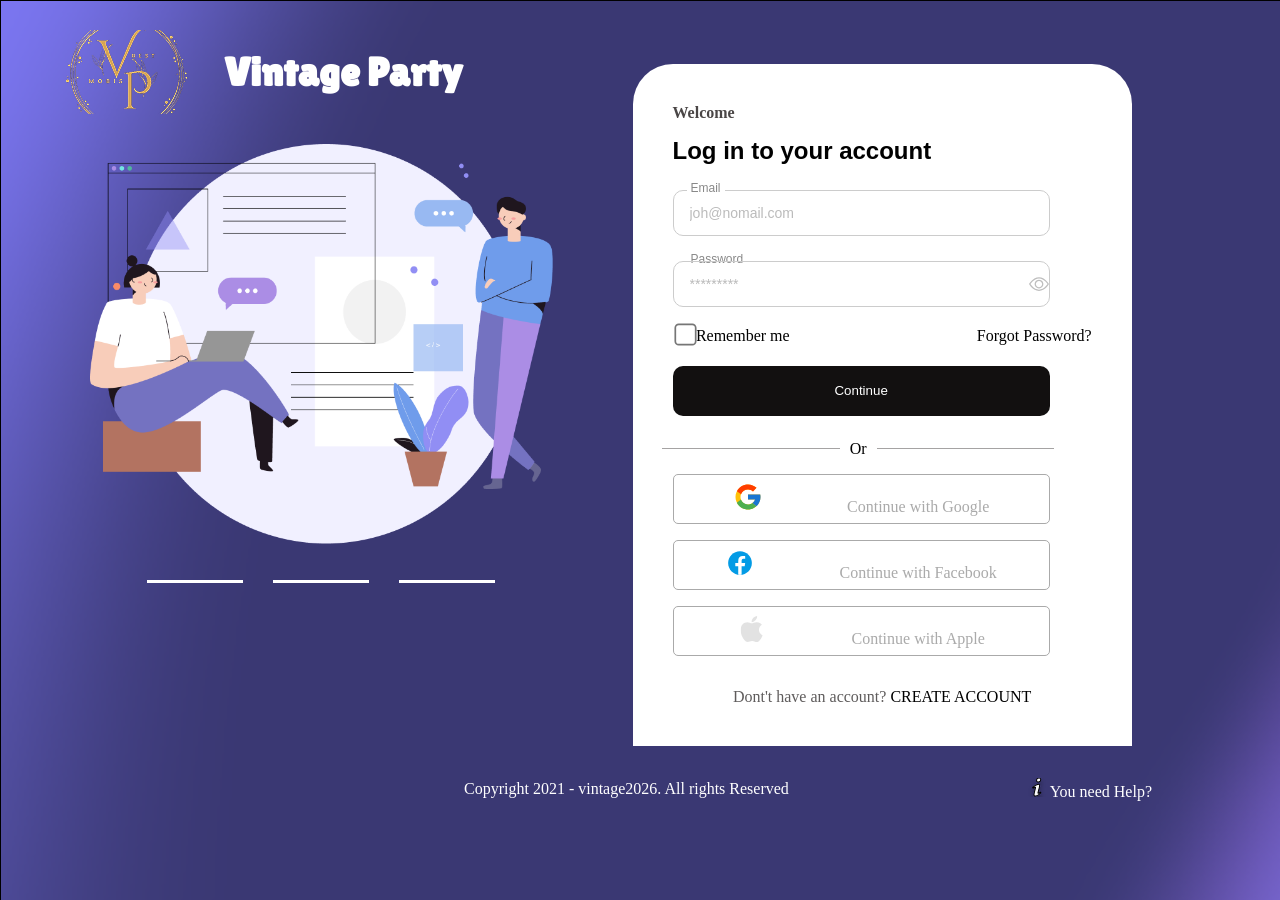
<file: index.html>
<!DOCTYPE html>
<html lang="en">

<head>
    <meta charset="UTF-8">
    <meta name="viewport" content="width=device-width, initial-scale=1.0">
    <title>LoginVintage</title>
    <link rel="icon" type="image" href="img/log.png">
    <link rel="preconnect" href="https://fonts.googleapis.com">
    <link rel="preconnect" href="https://fonts.gstatic.com" crossorigin>
    <link href="https://fonts.googleapis.com/css2?family=Lemon&family=Lilita+One&display=swap" rel="stylesheet">
    <link rel="stylesheet" href="css/css.css">
</head>

<body>
    <header>
        <div class="header">
            <div class="logo">
                <img class="imgLogo" src="img/log.png" alt="Logo">
                <h1>Vintage Party</h1>
            </div>
        </div>
    </header>
    <div class="fondo">
        <div class="imgIlustration">
            <div class="imgIlus">
                <img class="ilus" src="img/Illustration.png" alt="ilustration">
                <div class="spans">
                    <span class="one"></span>
                    <span class="two"></span>
                    <span class="three"></span>
                </div>
            </div>
        </div>
        <div class="form">
            <div class="titles">
                <h2>Welcome</h2>
                <h3>Log in to your account</h3>
            </div>
            <div class="inputs-all">
                <div class="input-wrapper">
                    <label for="email">Email</label>
                    <input type="email" id="email" placeholder="joh@nomail.com">
                </div>
                <div class="input-wrapper">
                    <label for="Password">Password</label>
                    <input class="password-input" type="password" id="Password" placeholder="*********">
                    <img class="eye-password" src="img/eye.svg" alt="eye">
                </div>
            </div>
            <div class="remenber forget">
                <div class="remenber-check">
                    <input class="checkbox" type="checkbox" id="remenber">
                    <label for="remenber">Remember me</label>
                </div>
                <div class="forgetPassword">
                    <a href="#forget">Forgot Password?</a>
                </div>
            </div>
            <div class="continue">
                <button class="continue-btn">Continue</button>
            </div>
            <div class="spanforline">
                <span class="line"></span>
                <span class="or">Or</span>
                <span class="line"></span>
            </div>

            <div class="google">
                <div class="continueWithGoogle">
                    <img class="imgGoogle" src="img/icons8-google.svg" alt="iconGoogle">
                    <span>Continue with Google</span>
                </div>
            </div>
            <div class="facebook">
                <div class="continueWithFacebook">
                    <img class="imgFacebook" src="img/icons8-facebook.svg" alt="iconFacebook">
                    <span>Continue with Facebook</span>
                </div>
            </div>
            <div class="apple">
                <div class="continueWithApple">
                    <img class="imgApple" src="img/apple.svg" alt="iconApple">
                    <span>Continue with Apple</span>
                </div>
            </div>
            <div class="donthaveaccount">
                <span>Dont't have an account? <a href="#">Create account</a></span>
            </div>
        </div>

    </div>
    <div class="footer">
        <div class="footerContent">
            <span>Copyright 2021 - vintage2026. All rights Reserved</span>
            <div class="needhelp">
                <img src="img/Shape.svg" alt="Need help icon">
                <a href="#">You need Help?</a>
            </div>
        </div>
    </div>


</body>

</html>
</file>
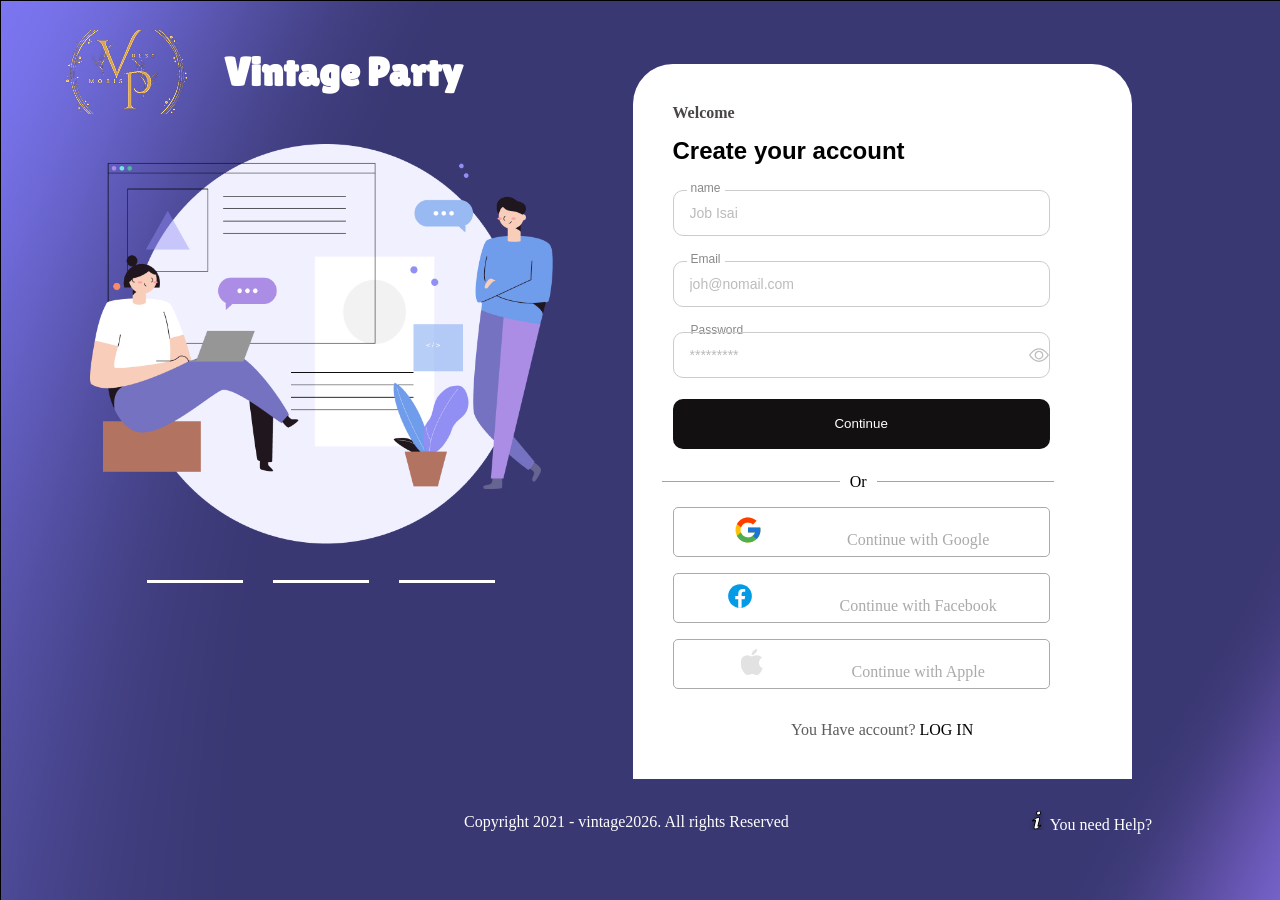
<file: createaccount.html>
<!DOCTYPE html>
<html lang="en">

<head>
    <meta charset="UTF-8">
    <meta name="viewport" content="width=device-width, initial-scale=1.0">
    <title>LoginVintage</title>
    <link rel="icon" type="image" href="img/log.png">
    <link rel="preconnect" href="https://fonts.googleapis.com">
    <link rel="preconnect" href="https://fonts.gstatic.com" crossorigin>
    <link href="https://fonts.googleapis.com/css2?family=Lemon&family=Lilita+One&display=swap" rel="stylesheet">
    <link rel="stylesheet" href="css/css.css">
</head>

<body>
    <header>
        <div class="header">
            <div class="logo">
                <img class="imgLogo" src="img/log.png" alt="Logo">
                <h1>Vintage Party</h1>
            </div>
        </div>
    </header>
    <div class="fondo">
        <div class="imgIlustration">
            <div class="imgIlus">
                <img class="ilus" src="img/Illustration.png" alt="ilustration">
                <div class="spans">
                    <span class="one"></span>
                    <span class="two"></span>
                    <span class="three"></span>
                </div>
            </div>
        </div>
        <div class="form">
            <div class="titles">
                <h2>Welcome</h2>
                <h3>Create your account</h3>
            </div>
            <div class="inputs-all">
                <div class="input-wrapper">
                    <label for="name">name</label>
                    <input type="text" id="name" placeholder="Job Isai">
                </div>
                <div class="input-wrapper">
                    <label for="email">Email</label>
                    <input type="email" id="email" placeholder="joh@nomail.com">
                </div>
                <div class="input-wrapper">
                    <label for="Password">Password</label>
                    <input class="password-input" type="password" id="Password" placeholder="*********">
                    <img class="eye-password" src="img/eye.svg" alt="eye">
                </div>
            </div>
           
            <div class="continue">
                <button class="continue-btn">Continue</button>
            </div>
            <div class="spanforline">
                <span class="line"></span>
                <span class="or">Or</span>
                <span class="line"></span>
            </div>

            <div class="google">
                <div class="continueWithGoogle">
                    <img class="imgGoogle" src="img/icons8-google.svg" alt="iconGoogle">
                    <span>Continue with Google</span>
                </div>
            </div>
            <div class="facebook">
                <div class="continueWithFacebook">
                    <img class="imgFacebook" src="img/icons8-facebook.svg" alt="iconFacebook">
                    <span>Continue with Facebook</span>
                </div>
            </div>
            <div class="apple">
                <div class="continueWithApple">
                    <img class="imgApple" src="img/apple.svg" alt="iconApple">
                    <span>Continue with Apple</span>
                </div>
            </div>
            <div class="donthaveaccount">
                <span>You Have account? <a href="login.html">Log in</a></span>
            </div>
        </div>

    </div>
    <div class="footer">
        <div class="footerContent">
            <span>Copyright 2021 - vintage2026. All rights Reserved</span>
            <div class="needhelp">
                <img src="img/Shape.svg" alt="Need help icon">
                <a href="#">You need Help?</a>
            </div>
        </div>
    </div>


</body>

</html>
</file>
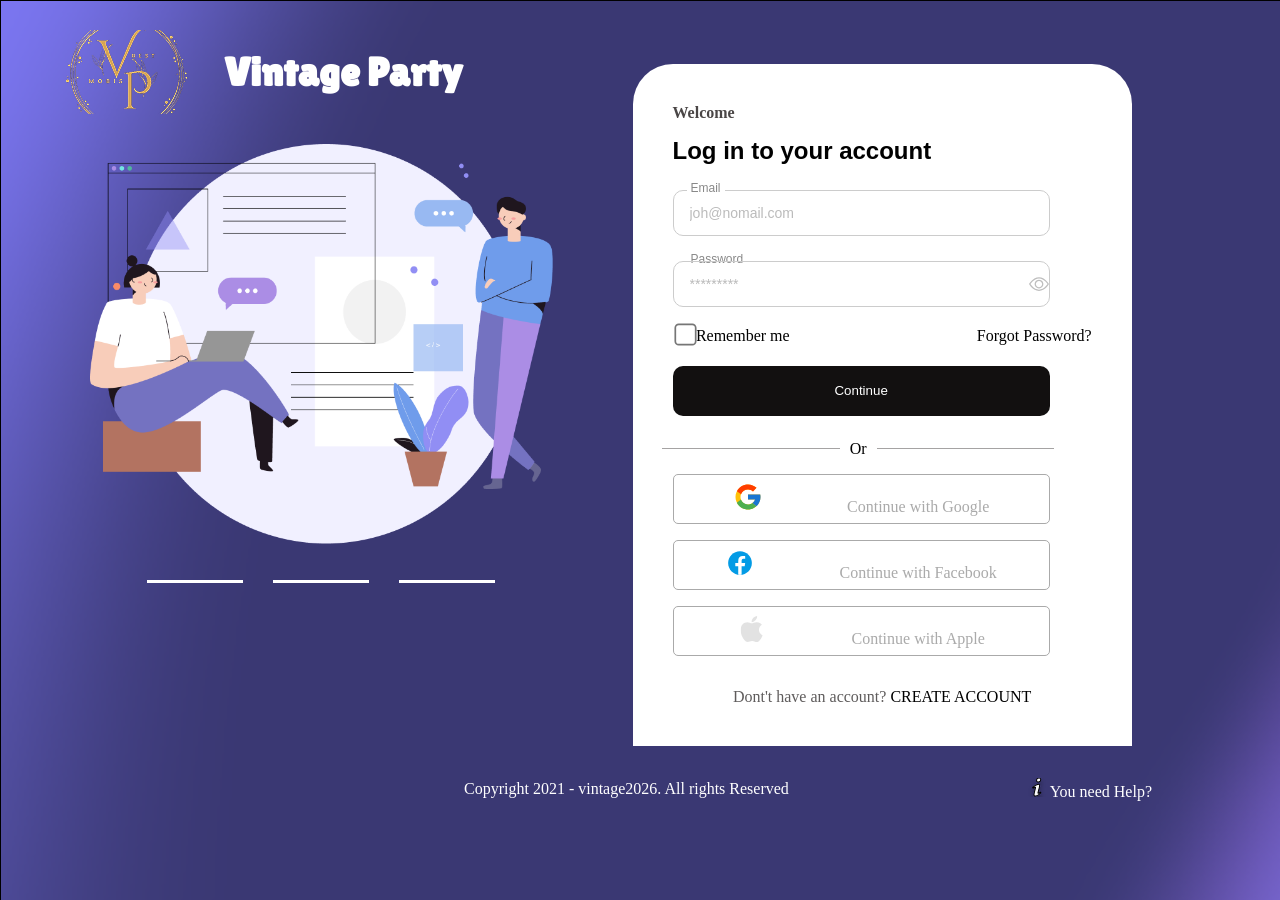
<file: login.html>
<!DOCTYPE html>
<html lang="en">

<head>
    <meta charset="UTF-8">
    <meta name="viewport" content="width=device-width, initial-scale=1.0">
    <title>LoginVintage</title>
    <link rel="icon" type="image" href="img/log.png">
    <link rel="preconnect" href="https://fonts.googleapis.com">
    <link rel="preconnect" href="https://fonts.gstatic.com" crossorigin>
    <link href="https://fonts.googleapis.com/css2?family=Lemon&family=Lilita+One&display=swap" rel="stylesheet">
    <link rel="stylesheet" href="css/css.css">
</head>

<body>
    <header>
        <div class="header">
            <div class="logo">
                <img class="imgLogo" src="img/log.png" alt="Logo">
                <h1>Vintage Party</h1>
            </div>
        </div>
    </header>
    <div class="fondo">
        <div class="imgIlustration">
            <div class="imgIlus">
                <img class="ilus" src="img/Illustration.png" alt="ilustration">
                <div class="spans">
                    <span class="one"></span>
                    <span class="two"></span>
                    <span class="three"></span>
                </div>
            </div>
        </div>
        <div class="form">
            <div class="titles">
                <h2>Welcome</h2>
                <h3>Log in to your account</h3>
            </div>
            <div class="inputs-all">
                <div class="input-wrapper">
                    <label for="email">Email</label>
                    <input type="email" id="email" placeholder="joh@nomail.com">
                </div>
                <div class="input-wrapper">
                    <label for="Password">Password</label>
                    <input class="password-input" type="password" id="Password" placeholder="*********">
                    <img class="eye-password" src="img/eye.svg" alt="eye">
                </div>
            </div>
            <div class="remenber forget">
                <div class="remenber-check">
                    <input class="checkbox" type="checkbox" id="remenber">
                    <label for="remenber">Remember me</label>
                </div>
                <div class="forgetPassword">
                    <a href="recoverPassword.html">Forgot Password?</a>
                </div>
            </div>
            <div class="continue">
                <button class="continue-btn">Continue</button>
            </div>
            <div class="spanforline">
                <span class="line"></span>
                <span class="or">Or</span>
                <span class="line"></span>
            </div>

            <div class="google">
                <div class="continueWithGoogle">
                    <img class="imgGoogle" src="img/icons8-google.svg" alt="iconGoogle">
                    <span>Continue with Google</span>
                </div>
            </div>
            <div class="facebook">
                <div class="continueWithFacebook">
                    <img class="imgFacebook" src="img/icons8-facebook.svg" alt="iconFacebook">
                    <span>Continue with Facebook</span>
                </div>
            </div>
            <div class="apple">
                <div class="continueWithApple">
                    <img class="imgApple" src="img/apple.svg" alt="iconApple">
                    <span>Continue with Apple</span>
                </div>
            </div>
            <div class="donthaveaccount">
                <span>Dont't have an account? <a href="createaccount.html">Create account</a></span>
            </div>
        </div>

    </div>
    <div class="footer">
        <div class="footerContent">
            <span>Copyright 2021 - vintage2026. All rights Reserved</span>
            <div class="needhelp">
                <img src="img/Shape.svg" alt="Need help icon">
                <a href="#">You need Help?</a>
            </div>
        </div>
    </div>


</body>

</html>
</file>
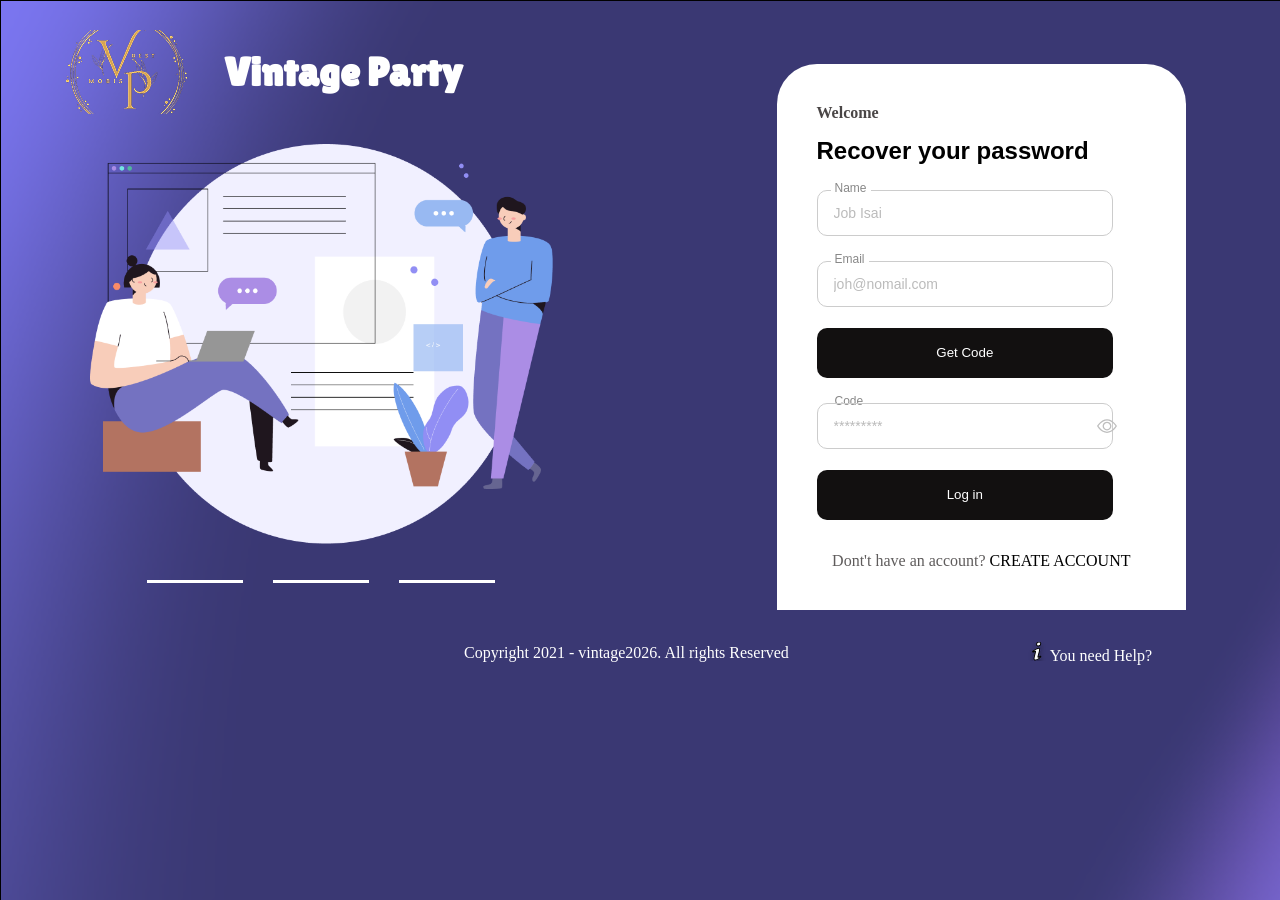
<file: recoverPassword.html>
<!DOCTYPE html>
<html lang="en">

<head>
    <meta charset="UTF-8">
    <meta name="viewport" content="width=device-width, initial-scale=1.0">
    <title>Recover Password - Vintage party</title>
    <link rel="icon" type="image" href="img/log.png">
    <link rel="preconnect" href="https://fonts.googleapis.com">
    <link rel="preconnect" href="https://fonts.gstatic.com" crossorigin>
    <link href="https://fonts.googleapis.com/css2?family=Lemon&family=Lilita+One&display=swap" rel="stylesheet">
    <link rel="stylesheet" href="css/css.css">
</head>

<body>
    <header>
        <div class="header">
            <div class="logo">
                <img class="imgLogo" src="img/log.png" alt="Logo">
                <h1>Vintage Party</h1>
            </div>
        </div>
    </header>
    <div class="fondo">
        <div class="imgIlustration">
            <div class="imgIlus">
                <img class="ilus" src="img/Illustration.png" alt="ilustration">
                <div class="spans">
                    <span class="one"></span>
                    <span class="two"></span>
                    <span class="three"></span>
                </div>
            </div>
        </div>
        <div class="form recoverpassword">
            <div class="titles">
                <h2>Welcome</h2>
                <h3>Recover your password</h3>
            </div>
            <div class="inputs-all">
                <div class="input-wrapper">
                    <label for="name">Name</label>
                    <input type="text" id="name" placeholder="Job Isai">
                </div>
                <div class="input-wrapper">
                    <label for="email">Email</label>
                    <input type="email" id="email" placeholder="joh@nomail.com">
                </div>
            </div>
        
            <div class="continue getCode">
                <button class="continue-btn codePassword">Get Code</button>
            </div>
           
             <div class="input-wrapper">
                    <label for="code">Code</label>
                    <input class="password-input" type="password" id="code" placeholder="*********">
                    <img class="eye-password" src="img/eye.svg" alt="eye">
                </div>


             <div class="continue getCode">
                 <button class="continue-btn codePassword">Log in</button>
            </div>
           
            <div class="donthaveaccount">
                <span>Dont't have an account? <a href="createaccount.html">Create account</a></span>
            </div>
        </div>

    </div>
    <div class="footer">
        <div class="footerContent">
            <span>Copyright 2021 - vintage2026. All rights Reserved</span>
            <div class="needhelp">
                <img src="img/Shape.svg" alt="Need help icon">
                <a href="#">You need Help?</a>
            </div>
        </div>
    </div>


</body>

</html>
</file>
<file: css/css.css>
body {
   background-image: url('../img/bg-left\ 1.png');
   overflow-x: hidden;
}

* {
   margin: 0;
   padding: 0;
   box-sizing: border-box;
}

.header {
   display: flex;
   align-items: center;
   padding: 30px;
}

.header .logo {
   display: flex;
   align-items: center;
}

.header .logo .imgLogo {
   width: auto;
   height: auto;
}

.header h1 {
   color: white;
   font-weight: 700;
   font-family: "Lilita One", sans-serif;
   font-size: 2.5rem;

}

.header h1,
.logo:hover {
   cursor: pointer;
}

.header .logo:hover {
   cursor: pointer;
}

.fondo {
   display: flex;
   justify-content: left;
   width: 100%;
   gap: 80px;
   margin-left: 90px;
}

.fondo .imgIlustration .ilus {
   width: 100%;
   height: 400px;
}

.fondo .imgIlus .spans {
   display: flex;
   align-items: center;
   justify-content: center;
   gap: 30px;
   margin-top: 2rem;
}

.spans span {
   background-color: white;
   width: 6rem;
   height: 0.2rem;
}

.form {
   background-color: white;
   width:39%;
   padding: 40px;
   border-top-left-radius:  40px;
   border-top-right-radius:  40px;
   margin-top: -5rem;
}


.form .titles h2 {
   color: #4a4646;
   font-size: 1rem;

}

.form .titles h3 {
   font-family: 'Gill Sans', 'Gill Sans MT', Calibri, 'Trebuchet MS', sans-serif;
   font-size: 1.5rem;
   margin-top: 15px;
}

.input-wrapper {
   position: relative;
   width: 100%;
   margin-top: 25px;
}

.input-wrapper label {
   position: absolute;
   top: -9px;
   left: 14px;
   background-color: #fff;
   padding: 0 4px;
   font-size: 12px;
   color: #888;
   font-family: sans-serif;
}

.input-wrapper input {
   width: 90%;
   padding: 14px 16px;
   border: 1px solid #ccc;
   border-radius: 10px;
   font-size: 14px;
   color: #333;
   font-family: sans-serif;
   outline: none;
   background-color: transparent;
   box-sizing: border-box;
}

.input-wrapper input::placeholder {
   color: #bbb;
}

.input-wrapper input:focus {
   border-color: #121010;
}

.password-input {
   position: relative;
}

.eye-password {
   position: absolute;
   top: 50%;
   left: 85%;
   transform: translateY(-50%);
   width: 20px;
   height: 20px;
   cursor: pointer;
}

.remenber {
   display: flex;
   justify-content: space-between;
   align-items: center;
   margin-top: 20px;

   :hover {
      cursor: pointer;
   }
}

.remenber .checkbox {
   transform: scale(1.7);
   accent-color: #9E9E9E;
   margin-left: 0.4rem;
}

.remenber .forgetPassword a {
   text-decoration: none;
   color: #000;
   font-family: 'Times New Roman', Times, serif;
}

.continue {
   background-color: #121010;
   width: 90%;
   margin-top: 1.3rem;
   height: 50px;
   border-radius: 10px;
   display: flex;
   align-items: center;
   justify-content: center;

}

.continue:hover {
   cursor: pointer;
}

.continue .continue-btn {
   background-color: transparent;
   border: none;
   color: white;

}

.spanforline {
   display: flex;
   align-items: center;
   justify-content: center;
   gap: 10px;
   margin-top: 1.5rem;
   margin-left: -3rem;
}

.spanforline .line {
   background-color: rgba(76, 72, 72, 0.5);
   width: 38%;
   height: 1px;
}

.google, .facebook, .apple {
   border: 1px solid #aaaaaa;
   display: flex;
   width: 90%;
   height: 50px;
   display: flex;
   align-items: center;
   justify-content: center;
   border-radius: 5px;
   margin-top: 1rem;
}

.google, .facebook, .apple:hover {
   cursor: pointer;
}

.google .continueWithGoogle img {
   width: 30px;
   height: 30px;
   margin-right: -10rem;
}
.facebook .continueWithFacebook img {
   width: 30px;
   height: 30px;
   margin-right: -10rem;
}
.apple .continueWithApple img {
   width: 30px;
   height: 30px;
   margin-right: -10rem;
}


.google .continueWithGoogle span {
   margin-left: 15rem;
   margin-top: 5rem;
   font-family: Cambria, Cochin, Georgia, Times, 'Times New Roman', serif;
   color: #aaaaaa;
}
.facebook .continueWithFacebook span {
   margin-left: 15rem;
   margin-top: 5rem;
   font-family: Cambria, Cochin, Georgia, Times, 'Times New Roman', serif;
   color: #aaaaaa;
}
.apple .continueWithApple span {
   margin-left: 15rem;
   margin-top: 5rem;
   font-family: Cambria, Cochin, Georgia, Times, 'Times New Roman', serif;
   color: #aaaaaa;
}
.donthaveaccount{
   margin-top: 2rem;
   text-align: center;
   color: #5f5c5c;
   font-family: Georgia, 'Times New Roman', Times, serif;
}
.donthaveaccount a{
   text-decoration: none;
   color: #000000;
   text-transform: uppercase;
}
.footer .footerContent{
   width: 90%;
   margin-top: 2rem;
   display: flex;
   align-items: center;
   justify-content:space-between;
   color: white;
}

.footer .footerContent span{
   margin-left: 29rem;
}
.footer .footerContent a{
   text-decoration: none;
   color: white;
}
.recoverpassword{
   width: 32%;
   margin-left: 9rem;
}
</file>
